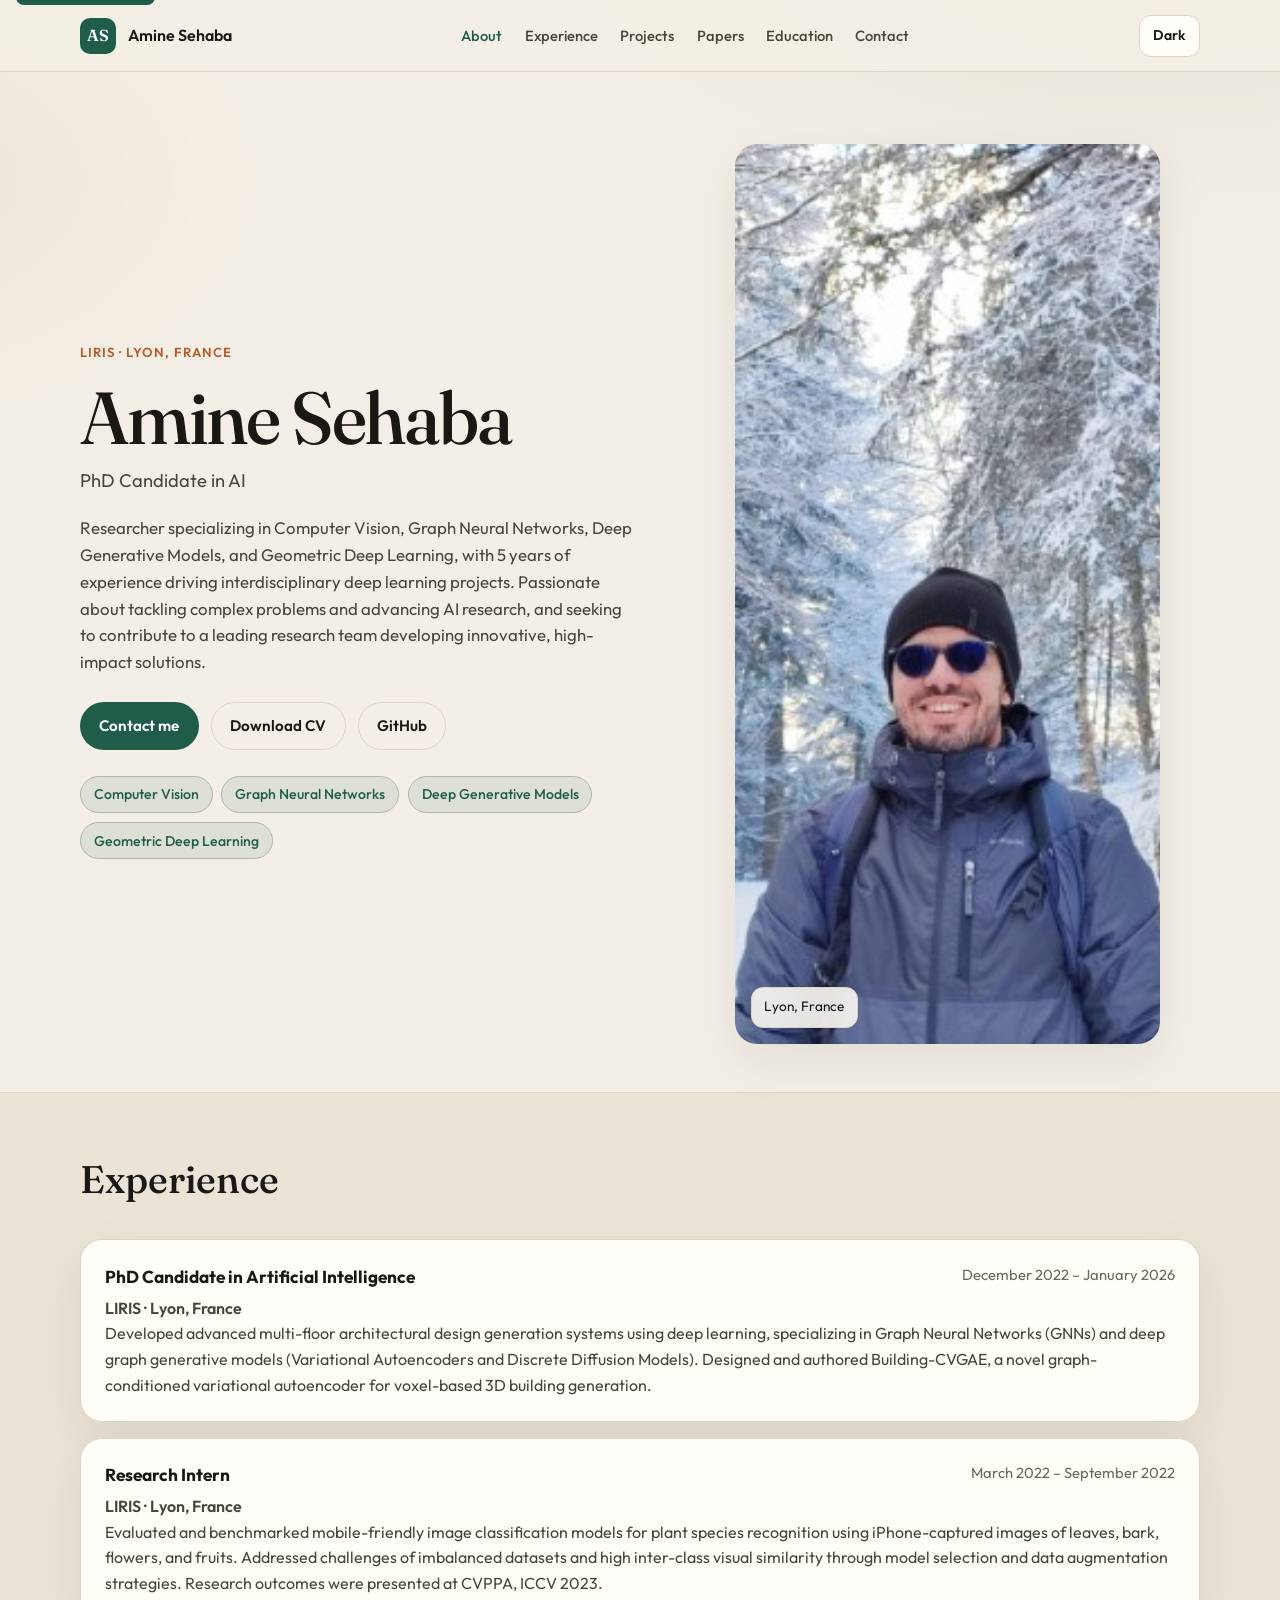
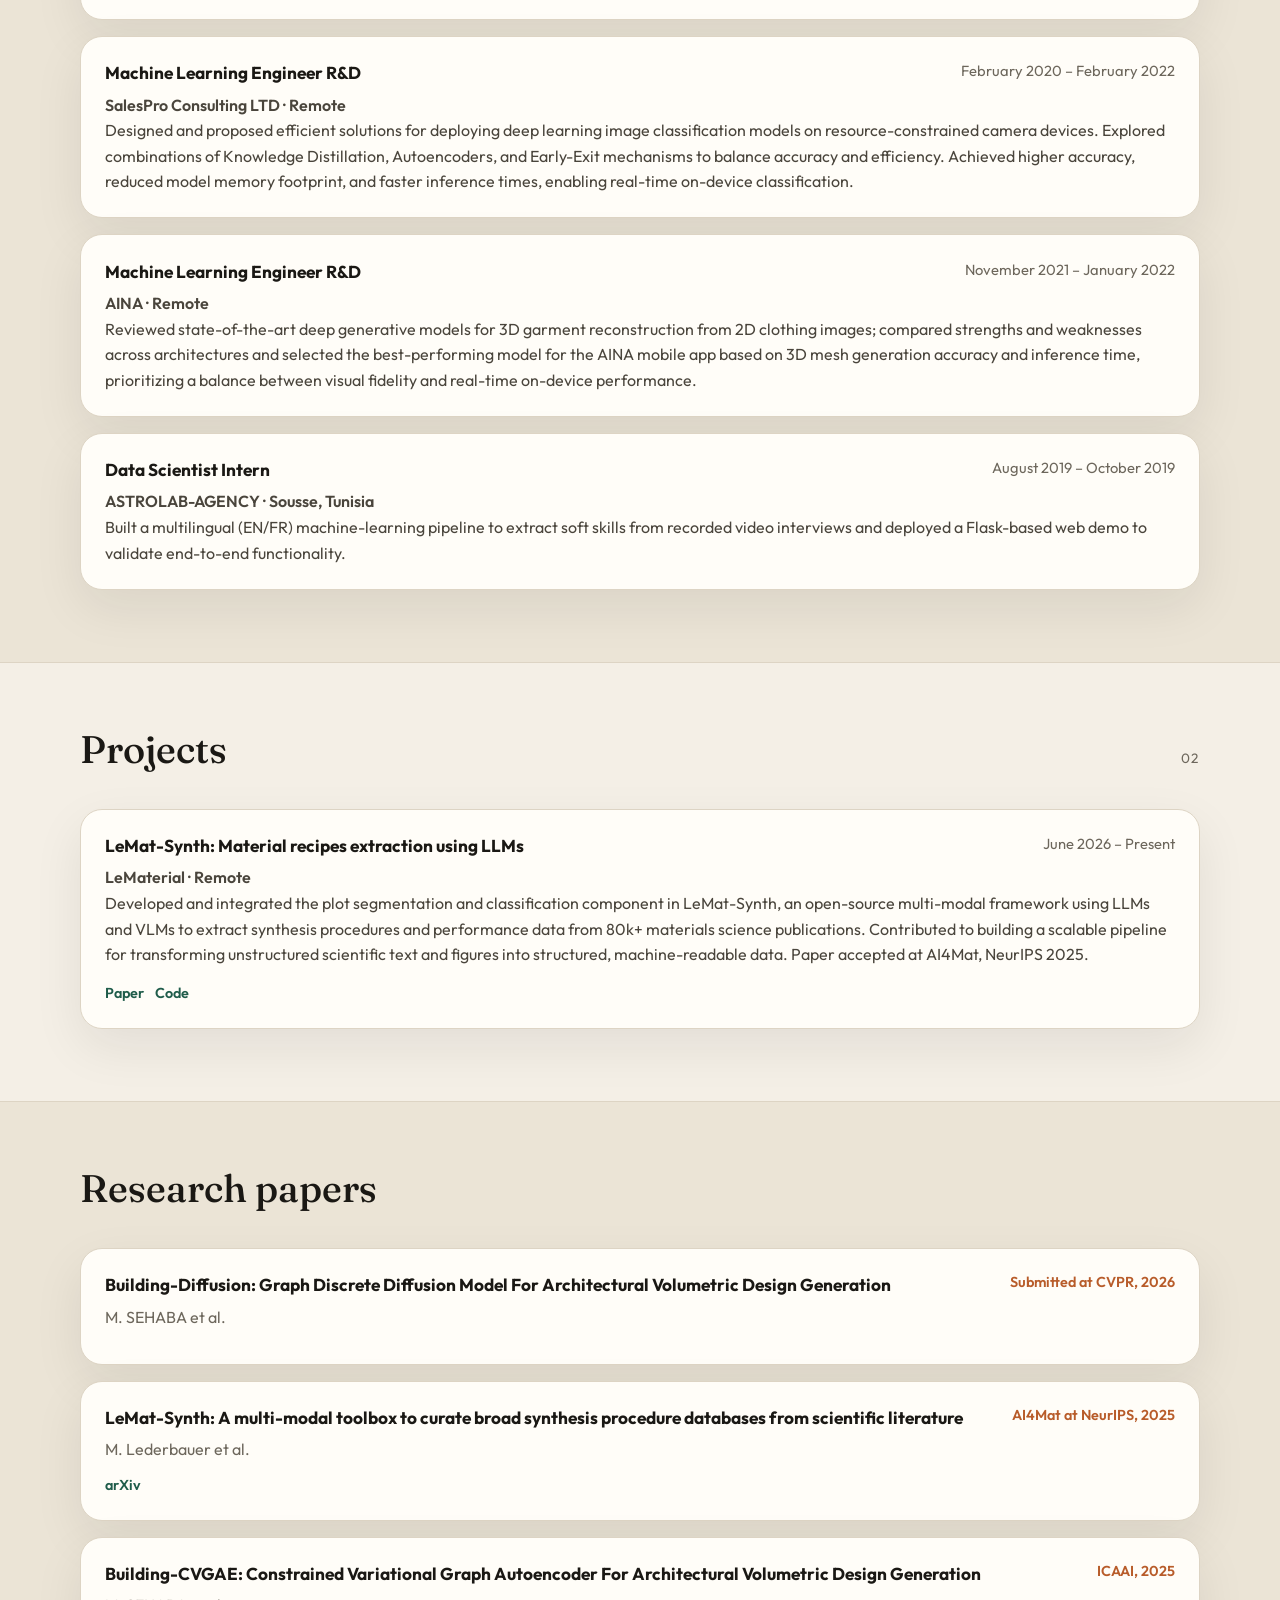
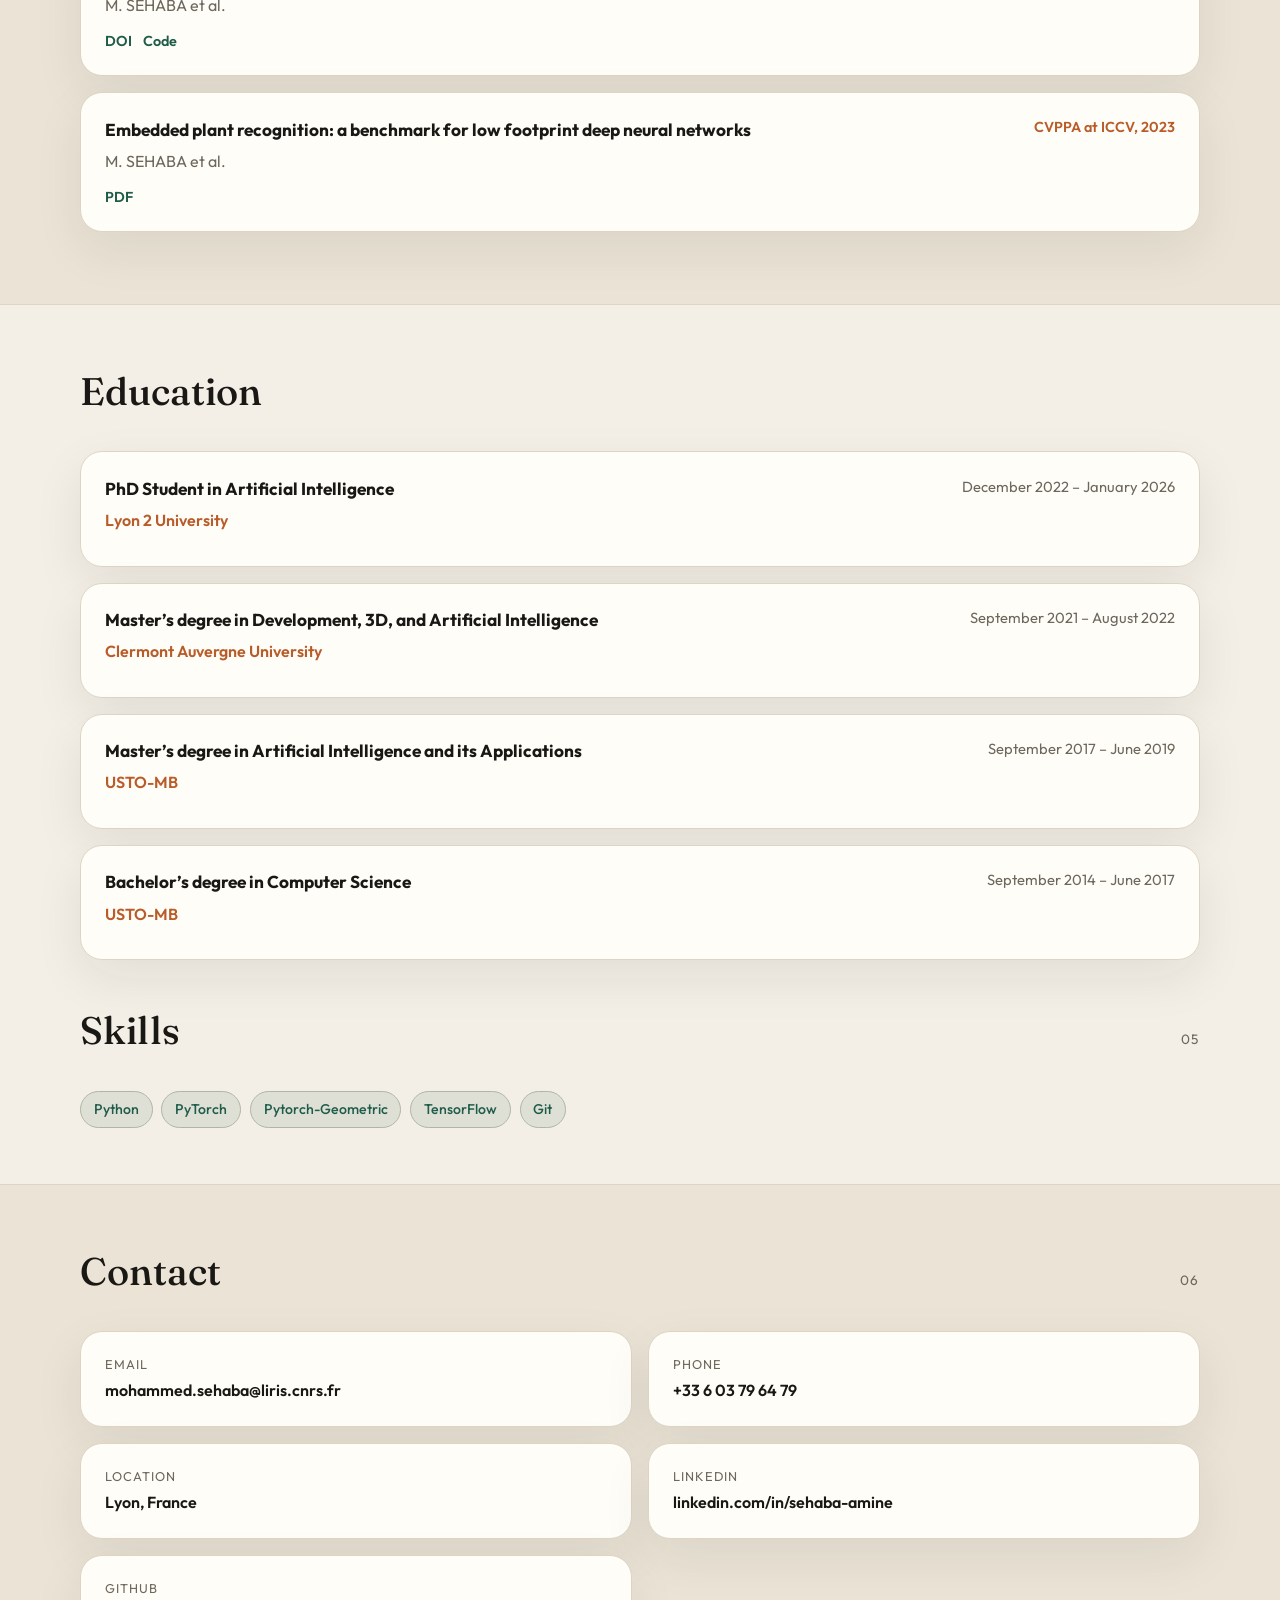
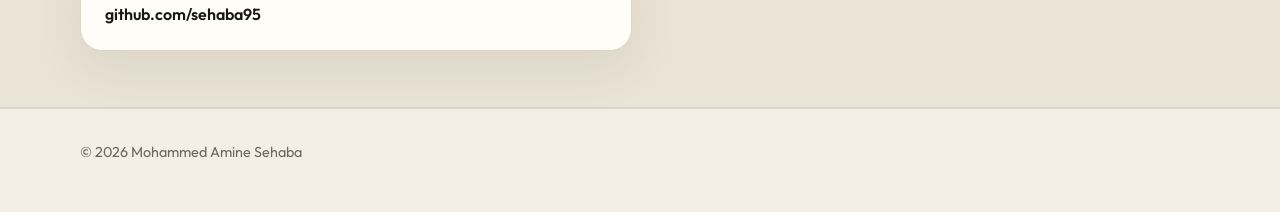
<file: index.html>
<!DOCTYPE html>
<html lang="en">
<head>
    <meta charset="UTF-8">
    <meta name="viewport" content="width=device-width, initial-scale=1.0">
    <title>Amine Sehaba — PhD Candidate in AI</title>
    <meta name="description" content="Amine Sehaba, PhD Candidate in Artificial Intelligence at LIRIS. Research in Computer Vision, Graph Neural Networks, Deep Generative Models, and Geometric Deep Learning.">
    <meta name="author" content="Mohammed Amine Sehaba">
    <meta name="robots" content="index, follow">
    <link rel="canonical" href="https://github.com/sehaba95">
    <meta property="og:title" content="Amine Sehaba — PhD Candidate in AI">
    <meta property="og:description" content="Researcher specializing in Computer Vision, Graph Neural Networks, Deep Generative Models, and Geometric Deep Learning.">
    <meta property="og:image" content="./portfolio_files/amine.jpeg">
    <meta property="og:type" content="website">
    <link rel="icon" href="./portfolio_files/amine.jpeg">
    <link rel="preconnect" href="https://fonts.googleapis.com">
    <link rel="preconnect" href="https://fonts.gstatic.com" crossorigin>
    <link href="https://fonts.googleapis.com/css2?family=Fraunces:ital,opsz,wght@0,9..144,500;0,9..144,600;1,9..144,500&family=Outfit:wght@400;500;600;700&display=swap" rel="stylesheet">
    <link rel="stylesheet" href="./portfolio_files/styles.css">
    <script type="application/ld+json">
    {
        "@context": "https://schema.org",
        "@type": "Person",
        "name": "Mohammed Amine Sehaba",
        "alternateName": "Amine Sehaba",
        "jobTitle": "PhD Candidate in AI",
        "email": "mohammed.sehaba@liris.cnrs.fr",
        "telephone": "+33-603-796-479",
        "address": { "@type": "PostalAddress", "addressLocality": "Lyon", "addressCountry": "France" },
        "worksFor": { "@type": "Organization", "name": "LIRIS" },
        "alumniOf": [
            { "@type": "CollegeOrUniversity", "name": "Lyon 2 University" },
            { "@type": "CollegeOrUniversity", "name": "Clermont Auvergne University" },
            { "@type": "CollegeOrUniversity", "name": "USTO-MB" }
        ],
        "sameAs": [
            "https://linkedin.com/in/sehaba-amine",
            "https://github.com/sehaba95"
        ],
        "image": "./portfolio_files/amine.jpeg",
        "description": "Researcher specializing in Computer Vision, Graph Neural Networks, Deep Generative Models, and Geometric Deep Learning, with 5 years of experience driving interdisciplinary deep learning projects."
    }
    </script>
</head>
<body>
    <a class="skip-link" href="#main">Skip to content</a>
    <header class="site-header">
        <div class="header-inner">
            <a class="brand" href="#about">
                <span class="brand-mark">AS</span>
                Amine Sehaba
            </a>
            <nav class="nav-desktop" aria-label="Primary">
                <a href="#about">About</a>
                <a href="#experience">Experience</a>
                <a href="#projects">Projects</a>
                <a href="#papers">Papers</a>
                <a href="#education">Education</a>
                <a href="#contact">Contact</a>
            </nav>
            <div class="header-actions">
                <button class="icon-btn" id="theme-toggle" type="button" aria-label="Switch theme">Dark</button>
                <button class="icon-btn menu-toggle" id="menu-toggle" type="button" aria-expanded="false" aria-controls="mobile-nav">Menu</button>
            </div>
        </div>
    </header>
    <nav class="mobile-nav" id="mobile-nav" aria-label="Mobile">
        <a href="#about">About</a>
        <a href="#experience">Experience</a>
        <a href="#projects">Projects</a>
        <a href="#papers">Papers</a>
        <a href="#education">Education</a>
        <a href="#contact">Contact</a>
    </nav>

    <main id="main">
        <section class="hero wrap" id="about">
            <div class="hero-grid">
                <div>
                    <p class="kicker">LIRIS · Lyon, France</p>
                    <h1>Amine Sehaba</h1>
                    <p class="role">PhD Candidate in AI</p>
                    <p class="lede">Researcher specializing in Computer Vision, Graph Neural Networks, Deep Generative Models, and Geometric Deep Learning, with 5 years of experience driving interdisciplinary deep learning projects. Passionate about tackling complex problems and advancing AI research, and seeking to contribute to a leading research team developing innovative, high-impact solutions.</p>
                    <div class="cta-row">
                        <a class="btn btn-primary" href="mailto:mohammed.sehaba@liris.cnrs.fr">Contact me</a>
                        <a class="btn btn-ghost" href="./portfolio_files/Mohammed_Amine_Sehaba_Resume.pdf" download>Download CV</a>
                        <a class="btn btn-ghost" href="https://github.com/sehaba95" target="_blank" rel="noopener noreferrer">GitHub</a>
                    </div>
                    <div class="meta-row chips" aria-label="Research interests">
                        <span class="chip">Computer Vision</span>
                        <span class="chip">Graph Neural Networks</span>
                        <span class="chip">Deep Generative Models</span>
                        <span class="chip">Geometric Deep Learning</span>
                    </div>
                </div>
                <figure class="photo-frame">
                    <img src="./portfolio_files/amine.jpeg" width="720" height="900" alt="Amine Sehaba in a snowy forest, wearing a navy jacket, beanie, and sunglasses">
                    <figcaption class="photo-caption">Lyon, France</figcaption>
                </figure>
            </div>
        </section>

        <section class="band" id="experience">
            <div class="wrap">
                <div class="section-head">
                    <h2>Experience</h2>
                </div>

                <article class="card job">
                    <div class="job-top">
                        <h3>PhD Candidate in Artificial Intelligence</h3>
                        <span class="when">December 2022 – January 2026</span>
                    </div>
                    <p class="org">LIRIS · Lyon, France</p>
                    <p>Developed advanced multi-floor architectural design generation systems using deep learning, specializing in Graph Neural Networks (GNNs) and deep graph generative models (Variational Autoencoders and Discrete Diffusion Models). Designed and authored Building-CVGAE, a novel graph-conditioned variational autoencoder for voxel-based 3D building generation.</p>
                </article>

                <article class="card job">
                    <div class="job-top">
                        <h3>Research Intern</h3>
                        <span class="when">March 2022 – September 2022</span>
                    </div>
                    <p class="org">LIRIS · Lyon, France</p>
                    <p>Evaluated and benchmarked mobile-friendly image classification models for plant species recognition using iPhone-captured images of leaves, bark, flowers, and fruits. Addressed challenges of imbalanced datasets and high inter-class visual similarity through model selection and data augmentation strategies. Research outcomes were presented at CVPPA, ICCV 2023.</p>
                </article>

                <article class="card job">
                    <div class="job-top">
                        <h3>Machine Learning Engineer R&amp;D</h3>
                        <span class="when">February 2020 – February 2022</span>
                    </div>
                    <p class="org">SalesPro Consulting LTD · Remote</p>
                    <p>Designed and proposed efficient solutions for deploying deep learning image classification models on resource-constrained camera devices. Explored combinations of Knowledge Distillation, Autoencoders, and Early-Exit mechanisms to balance accuracy and efficiency. Achieved higher accuracy, reduced model memory footprint, and faster inference times, enabling real-time on-device classification.</p>
                </article>

                <article class="card job">
                    <div class="job-top">
                        <h3>Machine Learning Engineer R&amp;D</h3>
                        <span class="when">November 2021 – January 2022</span>
                    </div>
                    <p class="org">AINA · Remote</p>
                    <p>Reviewed state-of-the-art deep generative models for 3D garment reconstruction from 2D clothing images; compared strengths and weaknesses across architectures and selected the best-performing model for the AINA mobile app based on 3D mesh generation accuracy and inference time, prioritizing a balance between visual fidelity and real-time on-device performance.</p>
                </article>

                <article class="card job">
                    <div class="job-top">
                        <h3>Data Scientist Intern</h3>
                        <span class="when">August 2019 – October 2019</span>
                    </div>
                    <p class="org">ASTROLAB-AGENCY · Sousse, Tunisia</p>
                    <p>Built a multilingual (EN/FR) machine-learning pipeline to extract soft skills from recorded video interviews and deployed a Flask-based web demo to validate end-to-end functionality.</p>
                </article>
            </div>
        </section>

        <section id="projects">
            <div class="wrap">
                <div class="section-head">
                    <h2>Projects</h2>
                    <span class="section-index">02</span>
                </div>
                <article class="card project">
                    <div class="job-top">
                        <h3>LeMat-Synth: Material recipes extraction using LLMs</h3>
                        <span class="when">June 2026 – Present</span>
                    </div>
                    <p class="org">LeMaterial · Remote</p>
                    <p>Developed and integrated the plot segmentation and classification component in LeMat-Synth, an open-source multi-modal framework using LLMs and VLMs to extract synthesis procedures and performance data from 80k+ materials science publications. Contributed to building a scalable pipeline for transforming unstructured scientific text and figures into structured, machine-readable data. Paper accepted at AI4Mat, NeurIPS 2025.</p>
                    <div class="links" style="margin-top:0.9rem">
                        <a href="https://arxiv.org/abs/2510.26824" target="_blank" rel="noopener noreferrer">Paper</a>
                        <a href="https://github.com/LeMaterial/lematerial-llm-synthesis" target="_blank" rel="noopener noreferrer">Code</a>
                    </div>
                </article>
            </div>
        </section>

        <section class="band" id="papers">
            <div class="wrap">
                <div class="section-head">
                    <h2>Research papers</h2>
                </div>

                <article class="card paper">
                    <div class="paper-top">
                        <h3>Building-Diffusion: Graph Discrete Diffusion Model For Architectural Volumetric Design Generation</h3>
                        <span class="paper-venue">Submitted at CVPR, 2026</span>
                    </div>
                    <p class="paper-meta">M. SEHABA et al.</p>
                </article>

                <article class="card paper">
                    <div class="paper-top">
                        <h3>LeMat-Synth: A multi-modal toolbox to curate broad synthesis procedure databases from scientific literature</h3>
                        <span class="paper-venue">AI4Mat at NeurIPS, 2025</span>
                    </div>
                    <p class="paper-meta">M. Lederbauer et al.</p>
                    <div class="links">
                        <a href="https://arxiv.org/abs/2510.26824" target="_blank" rel="noopener noreferrer">arXiv</a>
                    </div>
                </article>

                <article class="card paper">
                    <div class="paper-top">
                        <h3>Building-CVGAE: Constrained Variational Graph Autoencoder For Architectural Volumetric Design Generation</h3>
                        <span class="paper-venue">ICAAI, 2025</span>
                    </div>
                    <p class="paper-meta">M. SEHABA et al.</p>
                    <div class="links">
                        <a href="https://doi.org/10.1145/3787279.3787303" target="_blank" rel="noopener noreferrer">DOI</a>
                        <a href="https://github.com/Sehaba95/Building-CVGAE" target="_blank" rel="noopener noreferrer">Code</a>
                    </div>
                </article>

                <article class="card paper">
                    <div class="paper-top">
                        <h3>Embedded plant recognition: a benchmark for low footprint deep neural networks</h3>
                        <span class="paper-venue">CVPPA at ICCV, 2023</span>
                    </div>
                    <p class="paper-meta">M. SEHABA et al.</p>
                    <div class="links">
                        <a href="https://openaccess.thecvf.com/content/ICCV2023W/CVPPA/html/Amine_Embedded_Plant_Recognition_A_Benchmark_for_low_Footprint_Deep_Neural_ICCVW_2023_paper.html" target="_blank" rel="noopener noreferrer">PDF</a>
                    </div>
                </article>
            </div>
        </section>

        <section id="education">
            <div class="wrap">
                <div class="section-head">
                    <h2>Education</h2>
                </div>
                <article class="card edu">
                    <div class="edu-top">
                        <h3>PhD Student in Artificial Intelligence</h3>
                        <span class="when">December 2022 – January 2026</span>
                    </div>
                    <p class="org">Lyon 2 University</p>
                </article>
                <article class="card edu">
                    <div class="edu-top">
                        <h3>Master’s degree in Development, 3D, and Artificial Intelligence</h3>
                        <span class="when">September 2021 – August 2022</span>
                    </div>
                    <p class="org">Clermont Auvergne University</p>
                </article>
                <article class="card edu">
                    <div class="edu-top">
                        <h3>Master’s degree in Artificial Intelligence and its Applications</h3>
                        <span class="when">September 2017 – June 2019</span>
                    </div>
                    <p class="org">USTO-MB</p>
                </article>
                <article class="card edu">
                    <div class="edu-top">
                        <h3>Bachelor’s degree in Computer Science</h3>
                        <span class="when">September 2014 – June 2017</span>
                    </div>
                    <p class="org">USTO-MB</p>
                </article>

                <div class="section-head" style="margin-top:2.5rem">
                    <h2>Skills</h2>
                    <span class="section-index">05</span>
                </div>
                <div class="chips">
                    <span class="chip">Python</span>
                    <span class="chip">PyTorch</span>
                    <span class="chip">Pytorch-Geometric</span>
                    <span class="chip">TensorFlow</span>
                    <span class="chip">Git</span>
                </div>
            </div>
        </section>

        <section class="band" id="contact">
            <div class="wrap">
                <div class="section-head">
                    <h2>Contact</h2>
                    <span class="section-index">06</span>
                </div>
                <div class="contact-grid">
                    <a class="card contact-item" href="mailto:mohammed.sehaba@liris.cnrs.fr">
                        <span>Email</span>
                        <strong>mohammed.sehaba@liris.cnrs.fr</strong>
                    </a>
                    <a class="card contact-item" href="tel:+33603796479">
                        <span>Phone</span>
                        <strong>+33 6 03 79 64 79</strong>
                    </a>
                    <div class="card contact-item">
                        <span>Location</span>
                        <strong>Lyon, France</strong>
                    </div>
                    <a class="card contact-item" href="https://linkedin.com/in/sehaba-amine" target="_blank" rel="noopener noreferrer">
                        <span>LinkedIn</span>
                        <strong>linkedin.com/in/sehaba-amine</strong>
                    </a>
                    <a class="card contact-item" href="https://github.com/sehaba95" target="_blank" rel="noopener noreferrer">
                        <span>GitHub</span>
                        <strong>github.com/sehaba95</strong>
                    </a>
                </div>
            </div>
        </section>
    </main>

    <footer>
        <div class="wrap">© 2026 Mohammed Amine Sehaba</div>
    </footer>
    <button id="back-to-top" type="button" aria-label="Back to top">↑</button>
    <script src="./portfolio_files/main.js"></script>
</body>
</html>
</file>
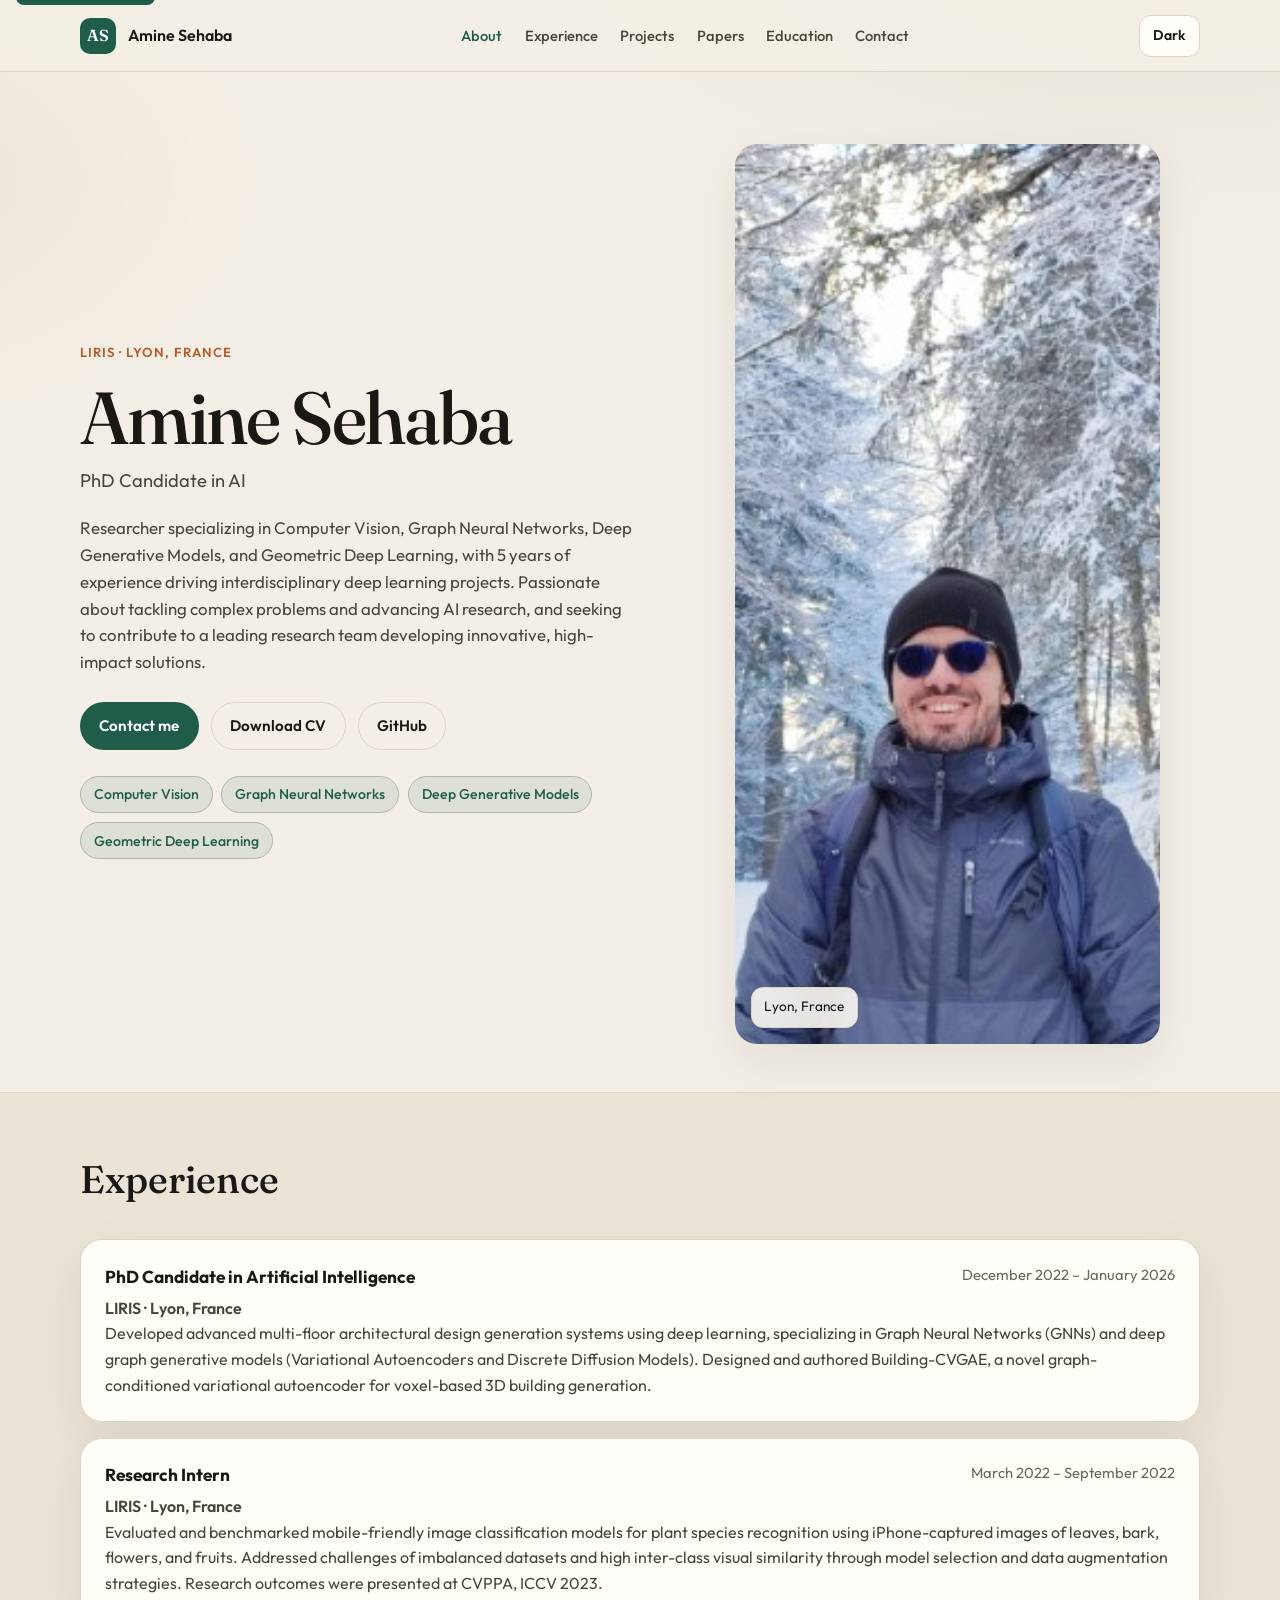
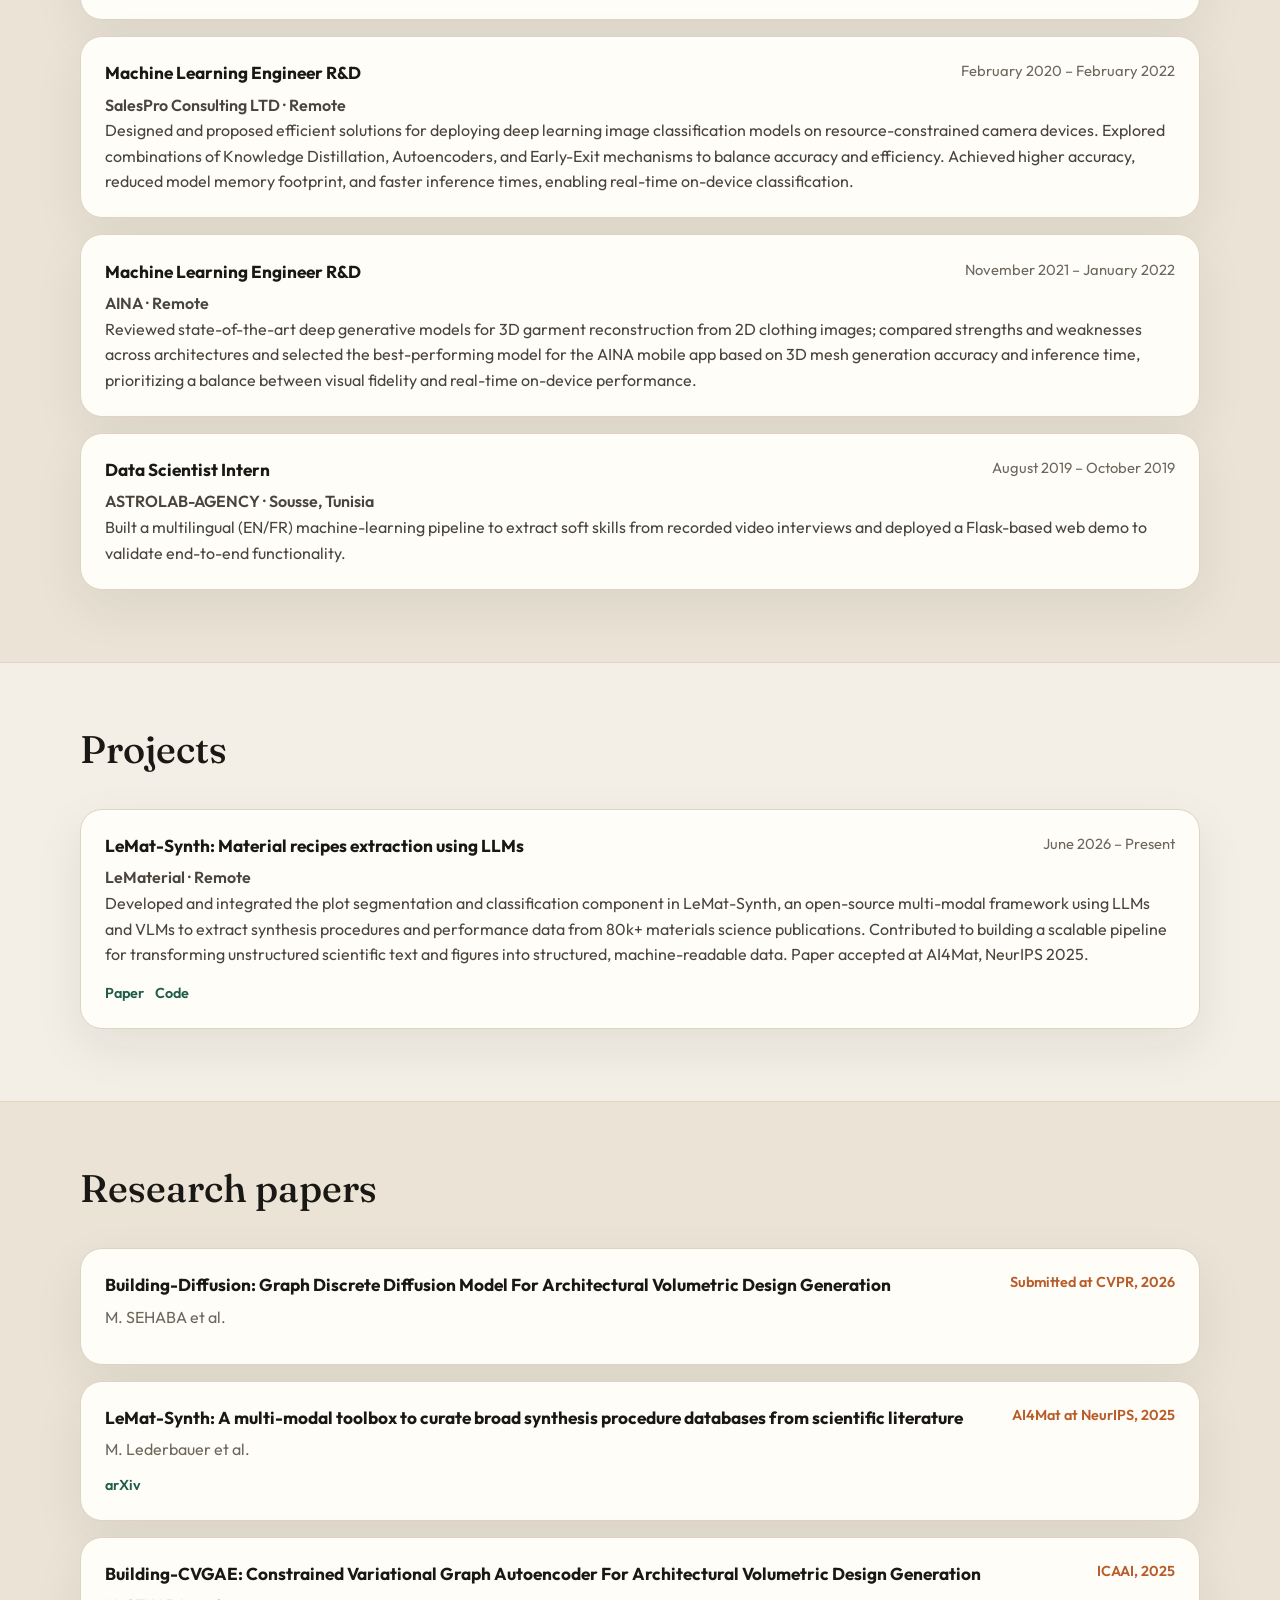
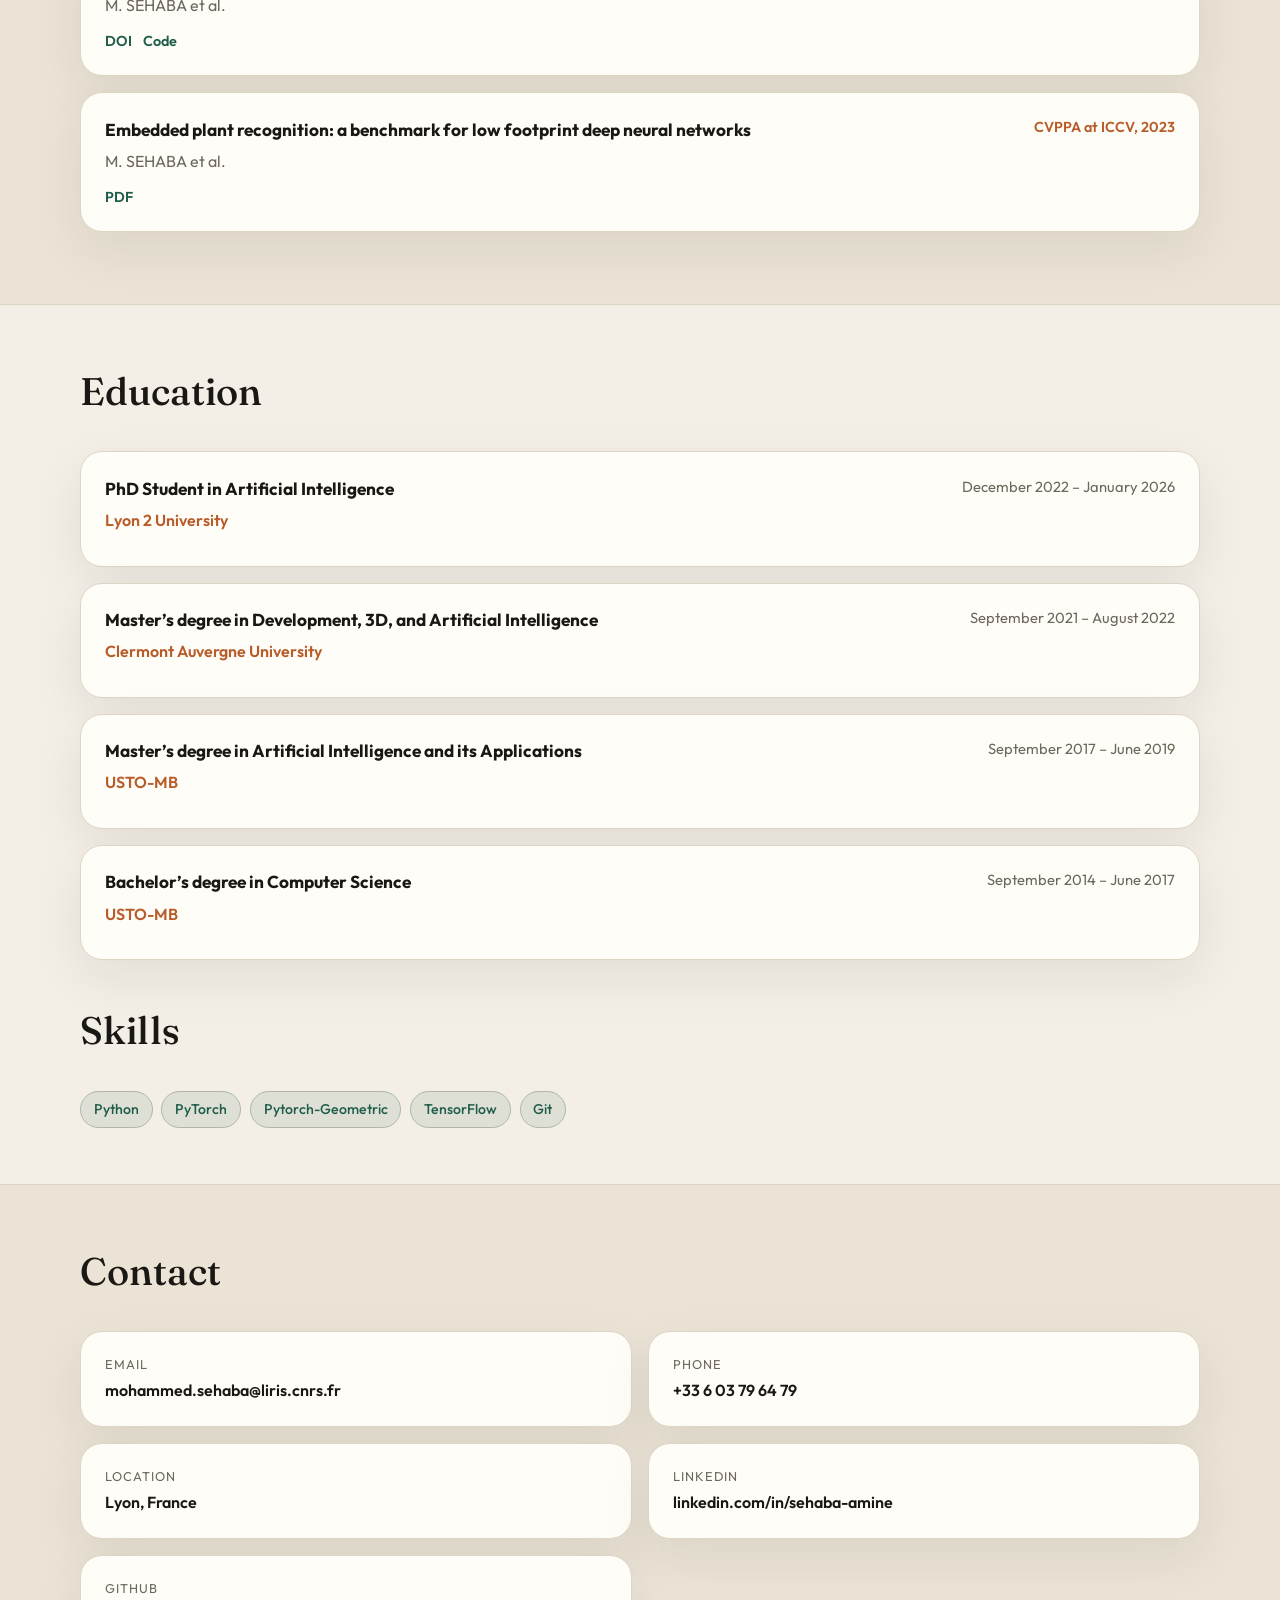
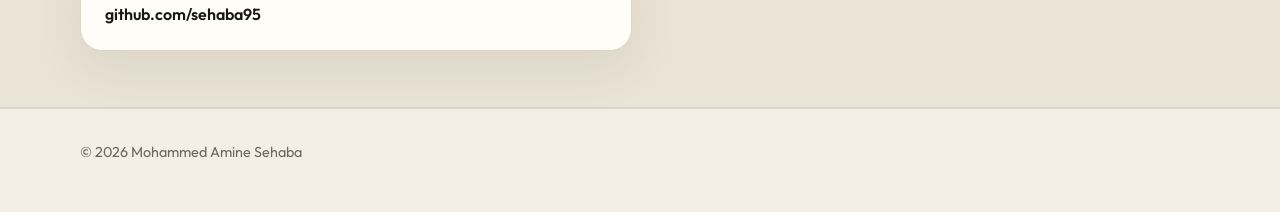
<file: portfolio.html>
<!DOCTYPE html>
<html lang="en">
<head>
    <meta charset="UTF-8">
    <meta name="viewport" content="width=device-width, initial-scale=1.0">
    <title>Amine Sehaba — PhD Candidate in AI</title>
    <meta name="description" content="Amine Sehaba, PhD Candidate in Artificial Intelligence at LIRIS. Research in Computer Vision, Graph Neural Networks, Deep Generative Models, and Geometric Deep Learning.">
    <meta name="author" content="Mohammed Amine Sehaba">
    <meta name="robots" content="index, follow">
    <link rel="canonical" href="https://github.com/sehaba95">
    <meta property="og:title" content="Amine Sehaba — PhD Candidate in AI">
    <meta property="og:description" content="Researcher specializing in Computer Vision, Graph Neural Networks, Deep Generative Models, and Geometric Deep Learning.">
    <meta property="og:image" content="./portfolio_files/amine.jpeg">
    <meta property="og:type" content="website">
    <link rel="icon" href="./portfolio_files/amine.jpeg">
    <link rel="preconnect" href="https://fonts.googleapis.com">
    <link rel="preconnect" href="https://fonts.gstatic.com" crossorigin>
    <link href="https://fonts.googleapis.com/css2?family=Fraunces:ital,opsz,wght@0,9..144,500;0,9..144,600;1,9..144,500&family=Outfit:wght@400;500;600;700&display=swap" rel="stylesheet">
    <link rel="stylesheet" href="./portfolio_files/styles.css">
    <script type="application/ld+json">
    {
        "@context": "https://schema.org",
        "@type": "Person",
        "name": "Mohammed Amine Sehaba",
        "alternateName": "Amine Sehaba",
        "jobTitle": "PhD Candidate in AI",
        "email": "mohammed.sehaba@liris.cnrs.fr",
        "telephone": "+33-603-796-479",
        "address": { "@type": "PostalAddress", "addressLocality": "Lyon", "addressCountry": "France" },
        "worksFor": { "@type": "Organization", "name": "LIRIS" },
        "alumniOf": [
            { "@type": "CollegeOrUniversity", "name": "Lyon 2 University" },
            { "@type": "CollegeOrUniversity", "name": "Clermont Auvergne University" },
            { "@type": "CollegeOrUniversity", "name": "USTO-MB" }
        ],
        "sameAs": [
            "https://linkedin.com/in/sehaba-amine",
            "https://github.com/sehaba95"
        ],
        "image": "./portfolio_files/amine.jpeg",
        "description": "Researcher specializing in Computer Vision, Graph Neural Networks, Deep Generative Models, and Geometric Deep Learning, with 5 years of experience driving interdisciplinary deep learning projects."
    }
    </script>
</head>
<body>
    <a class="skip-link" href="#main">Skip to content</a>
    <header class="site-header">
        <div class="header-inner">
            <a class="brand" href="#about">
                <span class="brand-mark">AS</span>
                Amine Sehaba
            </a>
            <nav class="nav-desktop" aria-label="Primary">
                <a href="#about">About</a>
                <a href="#experience">Experience</a>
                <a href="#projects">Projects</a>
                <a href="#papers">Papers</a>
                <a href="#education">Education</a>
                <a href="#contact">Contact</a>
            </nav>
            <div class="header-actions">
                <button class="icon-btn" id="theme-toggle" type="button" aria-label="Switch theme">Dark</button>
                <button class="icon-btn menu-toggle" id="menu-toggle" type="button" aria-expanded="false" aria-controls="mobile-nav">Menu</button>
            </div>
        </div>
    </header>
    <nav class="mobile-nav" id="mobile-nav" aria-label="Mobile">
        <a href="#about">About</a>
        <a href="#experience">Experience</a>
        <a href="#projects">Projects</a>
        <a href="#papers">Papers</a>
        <a href="#education">Education</a>
        <a href="#contact">Contact</a>
    </nav>

    <main id="main">
        <section class="hero wrap" id="about">
            <div class="hero-grid">
                <div>
                    <p class="kicker">LIRIS · Lyon, France</p>
                    <h1>Amine Sehaba</h1>
                    <p class="role">PhD Candidate in AI</p>
                    <p class="lede">Researcher specializing in Computer Vision, Graph Neural Networks, Deep Generative Models, and Geometric Deep Learning, with 5 years of experience driving interdisciplinary deep learning projects. Passionate about tackling complex problems and advancing AI research, and seeking to contribute to a leading research team developing innovative, high-impact solutions.</p>
                    <div class="cta-row">
                        <a class="btn btn-primary" href="mailto:mohammed.sehaba@liris.cnrs.fr">Contact me</a>
                        <a class="btn btn-ghost" href="./portfolio_files/Mohammed_Amine_Sehaba_Resume.pdf" download>Download CV</a>
                        <a class="btn btn-ghost" href="https://github.com/sehaba95" target="_blank" rel="noopener noreferrer">GitHub</a>
                    </div>
                    <div class="meta-row chips" aria-label="Research interests">
                        <span class="chip">Computer Vision</span>
                        <span class="chip">Graph Neural Networks</span>
                        <span class="chip">Deep Generative Models</span>
                        <span class="chip">Geometric Deep Learning</span>
                    </div>
                </div>
                <figure class="photo-frame">
                    <img src="./portfolio_files/amine.jpeg" width="720" height="900" alt="Amine Sehaba in a snowy forest, wearing a navy jacket, beanie, and sunglasses">
                    <figcaption class="photo-caption">Lyon, France</figcaption>
                </figure>
            </div>
        </section>

        <section class="band" id="experience">
            <div class="wrap">
                <div class="section-head">
                    <h2>Experience</h2>
                </div>

                <article class="card job">
                    <div class="job-top">
                        <h3>PhD Candidate in Artificial Intelligence</h3>
                        <span class="when">December 2022 – January 2026</span>
                    </div>
                    <p class="org">LIRIS · Lyon, France</p>
                    <p>Developed advanced multi-floor architectural design generation systems using deep learning, specializing in Graph Neural Networks (GNNs) and deep graph generative models (Variational Autoencoders and Discrete Diffusion Models). Designed and authored Building-CVGAE, a novel graph-conditioned variational autoencoder for voxel-based 3D building generation.</p>
                </article>

                <article class="card job">
                    <div class="job-top">
                        <h3>Research Intern</h3>
                        <span class="when">March 2022 – September 2022</span>
                    </div>
                    <p class="org">LIRIS · Lyon, France</p>
                    <p>Evaluated and benchmarked mobile-friendly image classification models for plant species recognition using iPhone-captured images of leaves, bark, flowers, and fruits. Addressed challenges of imbalanced datasets and high inter-class visual similarity through model selection and data augmentation strategies. Research outcomes were presented at CVPPA, ICCV 2023.</p>
                </article>

                <article class="card job">
                    <div class="job-top">
                        <h3>Machine Learning Engineer R&amp;D</h3>
                        <span class="when">February 2020 – February 2022</span>
                    </div>
                    <p class="org">SalesPro Consulting LTD · Remote</p>
                    <p>Designed and proposed efficient solutions for deploying deep learning image classification models on resource-constrained camera devices. Explored combinations of Knowledge Distillation, Autoencoders, and Early-Exit mechanisms to balance accuracy and efficiency. Achieved higher accuracy, reduced model memory footprint, and faster inference times, enabling real-time on-device classification.</p>
                </article>

                <article class="card job">
                    <div class="job-top">
                        <h3>Machine Learning Engineer R&amp;D</h3>
                        <span class="when">November 2021 – January 2022</span>
                    </div>
                    <p class="org">AINA · Remote</p>
                    <p>Reviewed state-of-the-art deep generative models for 3D garment reconstruction from 2D clothing images; compared strengths and weaknesses across architectures and selected the best-performing model for the AINA mobile app based on 3D mesh generation accuracy and inference time, prioritizing a balance between visual fidelity and real-time on-device performance.</p>
                </article>

                <article class="card job">
                    <div class="job-top">
                        <h3>Data Scientist Intern</h3>
                        <span class="when">August 2019 – October 2019</span>
                    </div>
                    <p class="org">ASTROLAB-AGENCY · Sousse, Tunisia</p>
                    <p>Built a multilingual (EN/FR) machine-learning pipeline to extract soft skills from recorded video interviews and deployed a Flask-based web demo to validate end-to-end functionality.</p>
                </article>
            </div>
        </section>

        <section id="projects">
            <div class="wrap">
                <div class="section-head">
                    <h2>Projects</h2>
                </div>
                <article class="card project">
                    <div class="job-top">
                        <h3>LeMat-Synth: Material recipes extraction using LLMs</h3>
                        <span class="when">June 2026 – Present</span>
                    </div>
                    <p class="org">LeMaterial · Remote</p>
                    <p>Developed and integrated the plot segmentation and classification component in LeMat-Synth, an open-source multi-modal framework using LLMs and VLMs to extract synthesis procedures and performance data from 80k+ materials science publications. Contributed to building a scalable pipeline for transforming unstructured scientific text and figures into structured, machine-readable data. Paper accepted at AI4Mat, NeurIPS 2025.</p>
                    <div class="links" style="margin-top:0.9rem">
                        <a href="https://arxiv.org/abs/2510.26824" target="_blank" rel="noopener noreferrer">Paper</a>
                        <a href="https://github.com/LeMaterial/lematerial-llm-synthesis" target="_blank" rel="noopener noreferrer">Code</a>
                    </div>
                </article>
            </div>
        </section>

        <section class="band" id="papers">
            <div class="wrap">
                <div class="section-head">
                    <h2>Research papers</h2>
                </div>

                <article class="card paper">
                    <div class="paper-top">
                        <h3>Building-Diffusion: Graph Discrete Diffusion Model For Architectural Volumetric Design Generation</h3>
                        <span class="paper-venue">Submitted at CVPR, 2026</span>
                    </div>
                    <p class="paper-meta">M. SEHABA et al.</p>
                </article>

                <article class="card paper">
                    <div class="paper-top">
                        <h3>LeMat-Synth: A multi-modal toolbox to curate broad synthesis procedure databases from scientific literature</h3>
                        <span class="paper-venue">AI4Mat at NeurIPS, 2025</span>
                    </div>
                    <p class="paper-meta">M. Lederbauer et al.</p>
                    <div class="links">
                        <a href="https://arxiv.org/abs/2510.26824" target="_blank" rel="noopener noreferrer">arXiv</a>
                    </div>
                </article>

                <article class="card paper">
                    <div class="paper-top">
                        <h3>Building-CVGAE: Constrained Variational Graph Autoencoder For Architectural Volumetric Design Generation</h3>
                        <span class="paper-venue">ICAAI, 2025</span>
                    </div>
                    <p class="paper-meta">M. SEHABA et al.</p>
                    <div class="links">
                        <a href="https://doi.org/10.1145/3787279.3787303" target="_blank" rel="noopener noreferrer">DOI</a>
                        <a href="https://github.com/Sehaba95/Building-CVGAE" target="_blank" rel="noopener noreferrer">Code</a>
                    </div>
                </article>

                <article class="card paper">
                    <div class="paper-top">
                        <h3>Embedded plant recognition: a benchmark for low footprint deep neural networks</h3>
                        <span class="paper-venue">CVPPA at ICCV, 2023</span>
                    </div>
                    <p class="paper-meta">M. SEHABA et al.</p>
                    <div class="links">
                        <a href="https://openaccess.thecvf.com/content/ICCV2023W/CVPPA/html/Amine_Embedded_Plant_Recognition_A_Benchmark_for_low_Footprint_Deep_Neural_ICCVW_2023_paper.html" target="_blank" rel="noopener noreferrer">PDF</a>
                    </div>
                </article>
            </div>
        </section>

        <section id="education">
            <div class="wrap">
                <div class="section-head">
                    <h2>Education</h2>
                </div>
                <article class="card edu">
                    <div class="edu-top">
                        <h3>PhD Student in Artificial Intelligence</h3>
                        <span class="when">December 2022 – January 2026</span>
                    </div>
                    <p class="org">Lyon 2 University</p>
                </article>
                <article class="card edu">
                    <div class="edu-top">
                        <h3>Master’s degree in Development, 3D, and Artificial Intelligence</h3>
                        <span class="when">September 2021 – August 2022</span>
                    </div>
                    <p class="org">Clermont Auvergne University</p>
                </article>
                <article class="card edu">
                    <div class="edu-top">
                        <h3>Master’s degree in Artificial Intelligence and its Applications</h3>
                        <span class="when">September 2017 – June 2019</span>
                    </div>
                    <p class="org">USTO-MB</p>
                </article>
                <article class="card edu">
                    <div class="edu-top">
                        <h3>Bachelor’s degree in Computer Science</h3>
                        <span class="when">September 2014 – June 2017</span>
                    </div>
                    <p class="org">USTO-MB</p>
                </article>

                <div class="section-head" style="margin-top:2.5rem">
                    <h2>Skills</h2>
                </div>
                <div class="chips">
                    <span class="chip">Python</span>
                    <span class="chip">PyTorch</span>
                    <span class="chip">Pytorch-Geometric</span>
                    <span class="chip">TensorFlow</span>
                    <span class="chip">Git</span>
                </div>
            </div>
        </section>

        <section class="band" id="contact">
            <div class="wrap">
                <div class="section-head">
                    <h2>Contact</h2>
                </div>
                <div class="contact-grid">
                    <a class="card contact-item" href="mailto:mohammed.sehaba@liris.cnrs.fr">
                        <span>Email</span>
                        <strong>mohammed.sehaba@liris.cnrs.fr</strong>
                    </a>
                    <a class="card contact-item" href="tel:+33603796479">
                        <span>Phone</span>
                        <strong>+33 6 03 79 64 79</strong>
                    </a>
                    <div class="card contact-item">
                        <span>Location</span>
                        <strong>Lyon, France</strong>
                    </div>
                    <a class="card contact-item" href="https://linkedin.com/in/sehaba-amine" target="_blank" rel="noopener noreferrer">
                        <span>LinkedIn</span>
                        <strong>linkedin.com/in/sehaba-amine</strong>
                    </a>
                    <a class="card contact-item" href="https://github.com/sehaba95" target="_blank" rel="noopener noreferrer">
                        <span>GitHub</span>
                        <strong>github.com/sehaba95</strong>
                    </a>
                </div>
            </div>
        </section>
    </main>

    <footer>
        <div class="wrap">© 2026 Mohammed Amine Sehaba</div>
    </footer>
    <button id="back-to-top" type="button" aria-label="Back to top">↑</button>
    <script src="./portfolio_files/main.js"></script>
</body>
</html>
</file>
<file: portfolio_files/styles.css>
:root {
    --bg: #f4efe6;
    --bg-muted: #ebe4d6;
    --surface: #fffdf8;
    --ink: #1a1814;
    --ink-soft: #4a453c;
    --muted: #6d675c;
    --line: #ddd4c4;
    --accent: #1f5c4a;
    --accent-hover: #174538;
    --accent-soft: rgba(31, 92, 74, 0.1);
    --copper: #b85c2a;
    --shadow: 0 18px 50px rgba(26, 24, 20, 0.08);
    --radius: 22px;
    --header-h: 72px;
    --font-serif: "Fraunces", "Iowan Old Style", Georgia, serif;
    --font-sans: "Outfit", system-ui, sans-serif;
}

html.dark {
    --bg: #0c1210;
    --bg-muted: #121916;
    --surface: #171f1c;
    --ink: #eef3ef;
    --ink-soft: #c5d0c9;
    --muted: #93a199;
    --line: #2a3530;
    --accent: #8fbfa8;
    --accent-hover: #b4d8c6;
    --accent-soft: rgba(143, 191, 168, 0.12);
    --copper: #e0b36a;
    --shadow: 0 18px 50px rgba(0, 0, 0, 0.35);
}

*,
*::before,
*::after {
    box-sizing: border-box;
}

html {
    scroll-behavior: smooth;
}

body {
    margin: 0;
    font-family: var(--font-sans);
    background: var(--bg);
    color: var(--ink);
    line-height: 1.6;
    min-height: 100vh;
}

body::before {
    content: "";
    position: fixed;
    inset: 0;
    pointer-events: none;
    background:
        radial-gradient(1200px 600px at 90% -10%, rgba(31, 92, 74, 0.08), transparent 55%),
        radial-gradient(800px 500px at -10% 20%, rgba(184, 92, 42, 0.07), transparent 50%);
    z-index: -1;
}

html.dark body::before {
    background:
        radial-gradient(1200px 600px at 90% -10%, rgba(143, 191, 168, 0.09), transparent 55%),
        radial-gradient(800px 500px at -10% 20%, rgba(224, 179, 106, 0.06), transparent 50%);
}

img {
    max-width: 100%;
    display: block;
}

a {
    color: var(--accent);
    text-decoration: none;
}

a:hover {
    color: var(--accent-hover);
}

.skip-link {
    position: absolute;
    left: 1rem;
    top: -40px;
    background: var(--accent);
    color: #fff;
    padding: 0.6rem 1rem;
    z-index: 100;
    border-radius: 8px;
}

.skip-link:focus {
    top: 1rem;
}

.site-header {
    position: sticky;
    top: 0;
    z-index: 40;
    height: var(--header-h);
    display: flex;
    align-items: center;
    backdrop-filter: blur(16px);
    background: color-mix(in srgb, var(--bg) 82%, transparent);
    border-bottom: 1px solid var(--line);
}

.header-inner,
.wrap {
    width: min(1120px, calc(100% - 2rem));
    margin: 0 auto;
}

.header-inner {
    display: flex;
    align-items: center;
    justify-content: space-between;
    gap: 1rem;
}

.brand {
    display: flex;
    align-items: center;
    gap: 0.75rem;
    color: var(--ink);
    font-weight: 600;
}

.brand:hover {
    color: var(--ink);
}

.brand-mark {
    width: 36px;
    height: 36px;
    border-radius: 10px;
    display: grid;
    place-items: center;
    background: var(--accent);
    color: #fff;
    font-family: var(--font-serif);
    font-weight: 600;
}

html.dark .brand-mark {
    color: #0c1210;
}

.nav-desktop {
    display: none;
    gap: 1.4rem;
}

.nav-desktop a {
    color: var(--ink-soft);
    font-size: 0.92rem;
    font-weight: 500;
}

.nav-desktop a:hover,
.nav-desktop a.active {
    color: var(--accent);
}

.header-actions {
    display: flex;
    align-items: center;
    gap: 0.4rem;
}

.icon-btn {
    min-width: 42px;
    height: 42px;
    padding: 0 0.85rem;
    border: 1px solid var(--line);
    background: var(--surface);
    color: var(--ink);
    border-radius: 12px;
    display: grid;
    place-items: center;
    cursor: pointer;
    font: inherit;
    font-weight: 600;
    font-size: 0.88rem;
}

.icon-btn:hover,
.icon-btn:focus-visible {
    border-color: var(--accent);
    outline: none;
}

.mobile-nav {
    display: none;
    flex-direction: column;
    padding: 0.5rem 1rem 1rem;
    background: var(--surface);
    border-bottom: 1px solid var(--line);
}

.mobile-nav.open {
    display: flex;
}

.mobile-nav a {
    padding: 0.85rem 0.4rem;
    color: var(--ink);
    border-bottom: 1px solid var(--line);
}

.hero {
    padding: 3.5rem 0 2rem;
}

.hero-grid {
    display: grid;
    gap: 2.5rem;
    align-items: center;
}

@media (min-width: 900px) {
    .nav-desktop {
        display: flex;
    }

    .menu-toggle {
        display: none;
    }

    .hero-grid {
        grid-template-columns: 1.05fr 0.95fr;
        gap: 3.5rem;
    }
}

.kicker {
    display: inline-flex;
    align-items: center;
    gap: 0.5rem;
    font-size: 0.82rem;
    letter-spacing: 0.08em;
    text-transform: uppercase;
    color: var(--copper);
    font-weight: 600;
    margin-bottom: 1rem;
}

h1 {
    font-family: var(--font-serif);
    font-size: clamp(2.6rem, 6vw, 4.6rem);
    line-height: 1.05;
    font-weight: 500;
    margin: 0 0 0.6rem;
    letter-spacing: -0.03em;
}

.role {
    font-size: 1.15rem;
    color: var(--ink-soft);
    margin: 0 0 1.25rem;
}

.lede {
    color: var(--ink-soft);
    font-size: 1.05rem;
    max-width: 38rem;
}

.cta-row,
.meta-row {
    display: flex;
    flex-wrap: wrap;
    gap: 0.75rem;
    margin-top: 1.6rem;
}

.btn {
    display: inline-flex;
    align-items: center;
    justify-content: center;
    gap: 0.5rem;
    min-height: 46px;
    padding: 0.7rem 1.15rem;
    border-radius: 999px;
    font-weight: 600;
    font-size: 0.95rem;
    border: 1px solid transparent;
}

.btn-primary {
    background: var(--accent);
    color: #fff;
}

html.dark .btn-primary {
    color: #0c1210;
}

.btn-primary:hover {
    background: var(--accent-hover);
    color: #fff;
}

html.dark .btn-primary:hover {
    color: #0c1210;
}

.btn-ghost {
    background: transparent;
    color: var(--ink);
    border-color: var(--line);
}

.btn-ghost:hover {
    border-color: var(--accent);
    color: var(--accent);
}

.photo-frame {
    position: relative;
}

.photo-frame img {
    width: 100%;
    aspect-ratio: 4 / 5;
    object-fit: cover;
    object-position: center 18%;
    border-radius: var(--radius);
    box-shadow: var(--shadow);
}

.photo-caption {
    position: absolute;
    left: 1rem;
    bottom: 1rem;
    background: color-mix(in srgb, var(--surface) 88%, transparent);
    backdrop-filter: blur(10px);
    border: 1px solid var(--line);
    padding: 0.55rem 0.8rem;
    border-radius: 12px;
    font-size: 0.85rem;
}

section {
    padding: 3.5rem 0;
    scroll-margin-top: 88px;
}

.section-head {
    display: flex;
    align-items: baseline;
    justify-content: space-between;
    gap: 1rem;
    margin-bottom: 1.8rem;
}

.section-head h2 {
    font-family: var(--font-serif);
    font-size: clamp(1.8rem, 3vw, 2.4rem);
    font-weight: 500;
    margin: 0;
}

.section-index {
    color: var(--muted);
    font-size: 0.85rem;
    letter-spacing: 0.12em;
}

.band {
    background: var(--bg-muted);
    border-block: 1px solid var(--line);
}

.card {
    background: var(--surface);
    border: 1px solid var(--line);
    border-radius: var(--radius);
    padding: 1.4rem 1.5rem;
    box-shadow: var(--shadow);
}

.job,
.edu,
.paper,
.project {
    margin-bottom: 1rem;
}

.job-top,
.edu-top,
.paper-top {
    display: flex;
    flex-wrap: wrap;
    justify-content: space-between;
    gap: 0.4rem 1rem;
    margin-bottom: 0.35rem;
}

.job h3,
.edu h3,
.paper h3,
.project h3 {
    margin: 0;
    font-size: 1.08rem;
}

.when,
.where {
    color: var(--muted);
    font-size: 0.92rem;
}

.org {
    color: var(--copper);
    font-weight: 600;
    margin: 0 0 0.6rem;
}

.job p,
.project p {
    margin: 0;
    color: var(--ink-soft);
}

.chips {
    display: flex;
    flex-wrap: wrap;
    gap: 0.55rem;
}

.chip {
    background: var(--accent-soft);
    color: var(--accent);
    border: 1px solid color-mix(in srgb, var(--accent) 25%, var(--line));
    padding: 0.4rem 0.8rem;
    border-radius: 999px;
    font-size: 0.88rem;
    font-weight: 500;
}

.paper-venue {
    color: var(--copper);
    font-weight: 600;
    font-size: 0.9rem;
}

.paper-meta {
    color: var(--muted);
    margin: 0.2rem 0 0.7rem;
}

.links {
    display: flex;
    flex-wrap: wrap;
    gap: 0.7rem;
}

.links a {
    font-weight: 600;
    font-size: 0.9rem;
}

.contact-grid {
    display: grid;
    gap: 1rem;
}

@media (min-width: 700px) {
    .contact-grid {
        grid-template-columns: 1fr 1fr;
    }
}

.contact-item {
    display: block;
    color: var(--ink);
}

.contact-item span {
    display: block;
    color: var(--muted);
    font-size: 0.8rem;
    text-transform: uppercase;
    letter-spacing: 0.08em;
    margin-bottom: 0.2rem;
}

.contact-item strong {
    font-weight: 600;
}

footer {
    padding: 2rem 0 3rem;
    color: var(--muted);
    font-size: 0.9rem;
    border-top: 1px solid var(--line);
}

#back-to-top {
    position: fixed;
    right: 1.1rem;
    bottom: 1.1rem;
    width: 46px;
    height: 46px;
    border-radius: 50%;
    border: 0;
    background: var(--accent);
    color: #fff;
    display: none;
    place-items: center;
    cursor: pointer;
    box-shadow: var(--shadow);
}

html.dark #back-to-top {
    color: #0c1210;
}

#back-to-top.visible {
    display: grid;
}

:focus-visible {
    outline: 2px solid var(--accent);
    outline-offset: 3px;
}

@media (prefers-reduced-motion: reduce) {
    html {
        scroll-behavior: auto;
    }

    * {
        transition: none !important;
        animation: none !important;
    }
}
</file>
